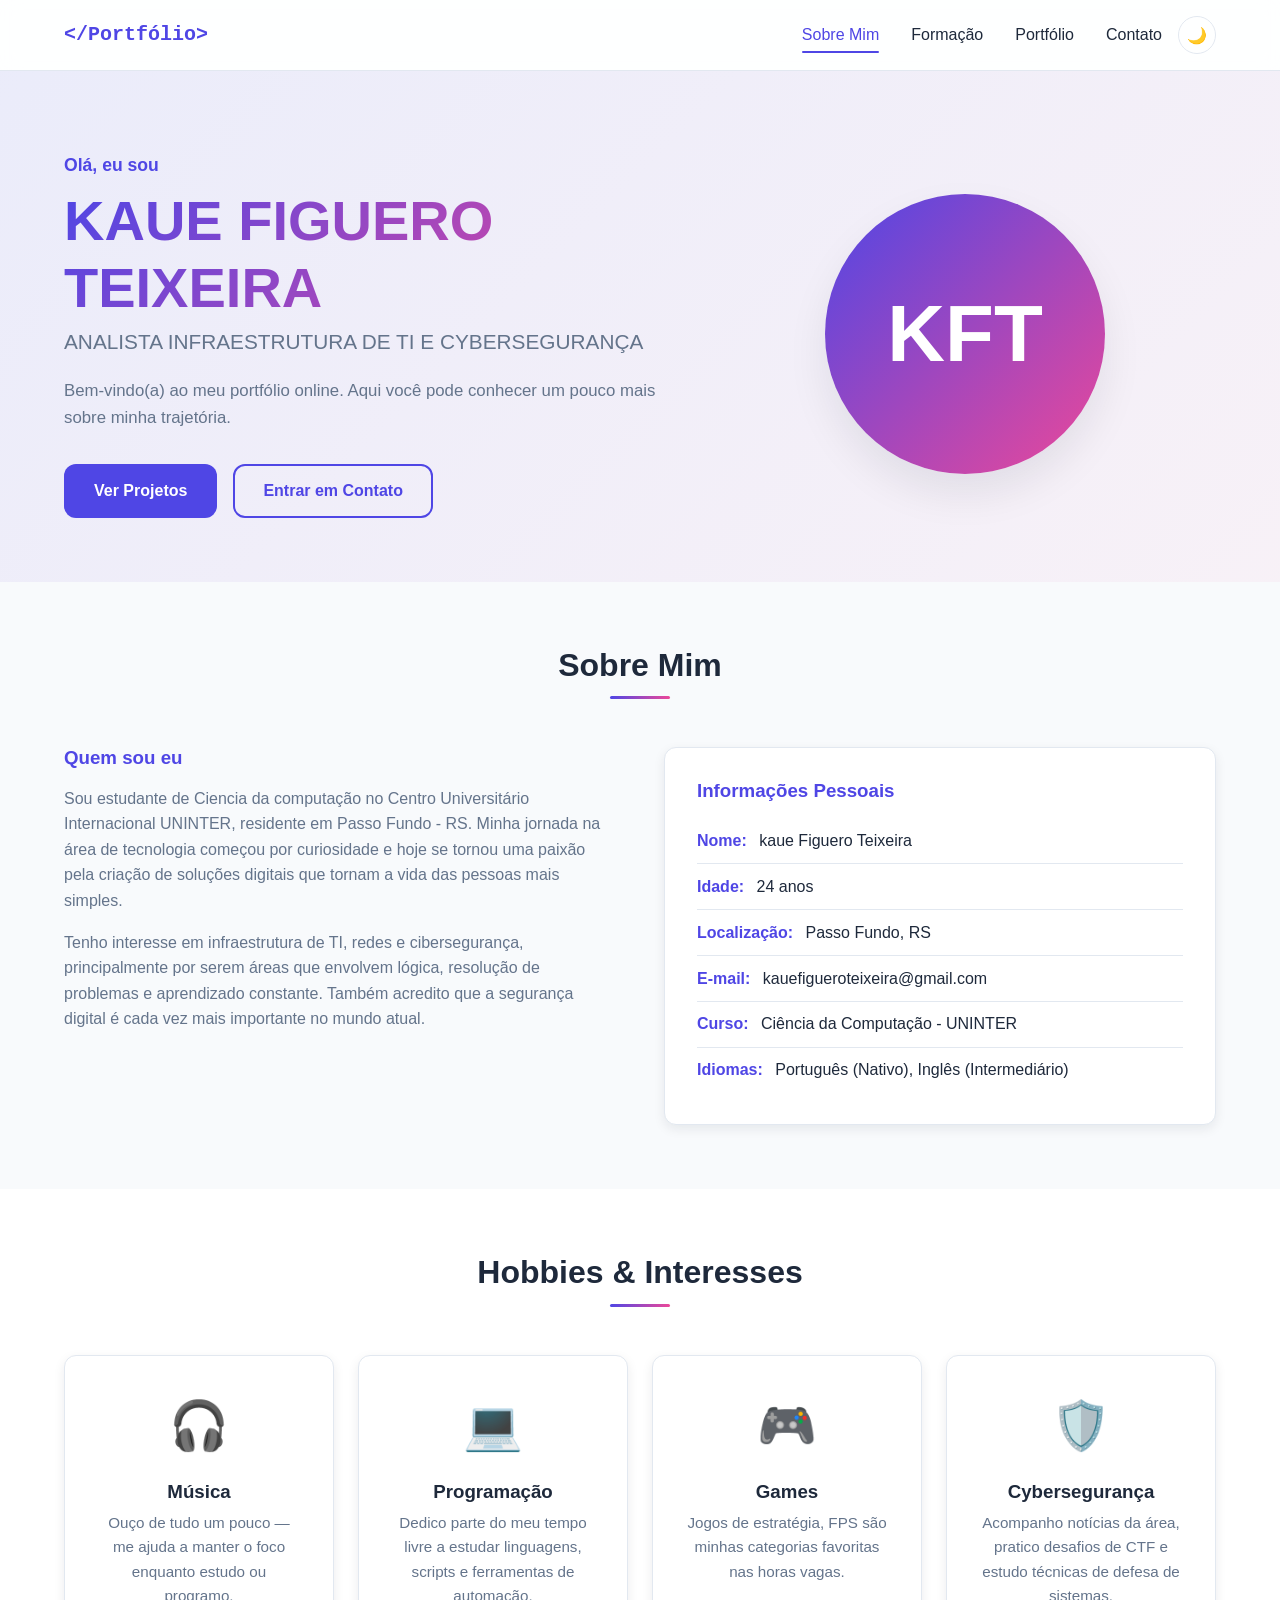
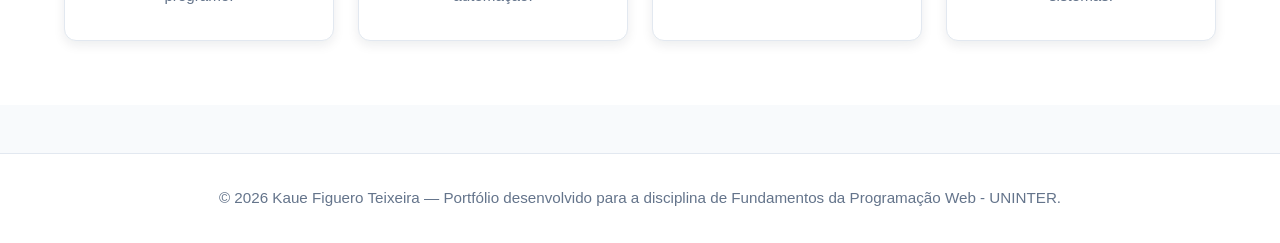
<file: index.html>
<!DOCTYPE html>
<html lang="pt-BR">

<head>
    <meta charset="UTF-8">
    <meta name="viewport" content="width=device-width, initial-scale=1.0">
    <meta name="description" content="Portfólio pessoal - apresentação, formação e projetos">
    <meta name="author" content="KAUE FIGUERO TEIXEIRA">
    <title>Sobre Mim | Portfólio</title>

    <link rel="stylesheet" href="css/estilo.css">
</head>

<body>
    <header class="cabecalho">
        <div class="container">
            <a href="index.html" class="logo">&lt;/Portfólio&gt;</a>

            <button class="menu-toggle" id="menuToggle" aria-label="Abrir menu de navegação">
                <span></span><span></span><span></span>
            </button>
            <nav class="menu" id="menuPrincipal">
                <ul>
                    <li><a href="index.html" class="ativo">Sobre Mim</a></li>
                    <li><a href="formacao.html">Formação</a></li>
                    <li><a href="portfolio.html">Portfólio</a></li>
                    <li><a href="contato.html">Contato</a></li>
                </ul>
                <button class="botao-tema" id="botaoTema" aria-label="Alternar tema claro/escuro">
                    <span class="icone-tema">🌙</span>
                </button>
            </nav>
        </div>
    </header>

    <!-- ========================== CONTEÚDO PRINCIPAL ========================== -->
    <main>
        <section class="hero">
            <div class="container hero-conteudo">
                <div class="hero-texto">
                    <p class="hero-saudacao">Olá, eu sou</p>
                    <h1 class="hero-nome">KAUE FIGUERO TEIXEIRA</h1>
                    <h2 class="hero-cargo">ANALISTA INFRAESTRUTURA DE TI E CYBERSEGURANÇA</h2>
                    <p class="hero-descricao">
                        Bem-vindo(a) ao meu portfólio online. Aqui você pode conhecer um pouco mais
                        sobre minha trajetória.
                    </p>
                    <div class="hero-botoes">
                        <a href="portfolio.html" class="botao botao-primario">Ver Projetos</a>
                        <a href="contato.html" class="botao botao-secundario">Entrar em Contato</a>
                    </div>
                </div>
                <div class="hero-imagem">
                    <div class="avatar">
                        <span>KFT</span>
                    </div>
                </div>
            </div>
        </section>
        <section class="secao" id="sobre">
            <div class="container">
                <h2 class="titulo-secao">Sobre Mim</h2>
                <div class="grid-duas-colunas">

                    <div>
                        <h3>Quem sou eu</h3>
                        <p>
                            Sou estudante de Ciencia da computação no Centro Universitário Internacional UNINTER,
                            residente em Passo Fundo - RS. Minha jornada na área de tecnologia começou por
                            curiosidade e hoje se tornou uma paixão pela criação de soluções digitais
                            que tornam a vida das pessoas mais simples.
                        </p>
                        <p>
                            Tenho interesse em infraestrutura de TI, redes e cibersegurança, principalmente por serem
                            áreas que envolvem lógica, resolução de problemas e aprendizado constante. Também acredito
                            que a segurança digital é cada vez mais importante no mundo atual.
                        </p>
                    </div>

                    <div class="cartao-info">
                        <h3>Informações Pessoais</h3>
                        <ul class="lista-info">
                            <li><strong>Nome:</strong> kaue Figuero Teixeira</li>
                            <li><strong>Idade:</strong> 24 anos</li>
                            <li><strong>Localização:</strong> Passo Fundo, RS</li>
                            <li><strong>E-mail:</strong> kauefigueroteixeira@gmail.com</li>
                            <li><strong>Curso:</strong> Ciência da Computação - UNINTER</li>
                            <li><strong>Idiomas:</strong> Português (Nativo), Inglês (Intermediário)</li>
                        </ul>
                    </div>
                </div>
            </div>
        </section>

        <section class="secao secao-alternada">
            <div class="container">
                <h2 class="titulo-secao">Hobbies & Interesses</h2>
                <div class="grid-cartoes">

                    <!-- Cada cartão representa um hobby - personalize conforme você -->
                    <article class="cartao">
                        <div class="cartao-icone">🎧</div>
                        <h3>Música</h3>
                        <p>Ouço de tudo um pouco — me ajuda a manter o foco enquanto estudo ou programo.</p>
                    </article>

                    <article class="cartao">
                        <div class="cartao-icone">💻</div>
                        <h3>Programação</h3>
                        <p>Dedico parte do meu tempo livre a estudar linguagens, scripts e ferramentas de automação.</p>
                    </article>

                    <article class="cartao">
                        <div class="cartao-icone">🎮</div>
                        <h3>Games</h3>
                        <p>Jogos de estratégia, FPS são minhas categorias favoritas nas horas vagas.</p>
                    </article>

                    <article class="cartao">
                        <div class="cartao-icone">🛡️</div>
                        <h3>Cybersegurança</h3>
                        <p>Acompanho notícias da área, pratico desafios de CTF e estudo técnicas de defesa de sistemas.
                        </p>
                    </article>
                </div>
            </div>
        </section>
    </main>
    <footer class="rodape">
        <div class="container">
            <p>&copy; <span id="anoAtual">2026</span> Kaue Figuero Teixeira — Portfólio desenvolvido para a disciplina
                de Fundamentos da Programação Web - UNINTER.</p>
        </div>
    </footer>
    <script src="js/script.js"></script>
</body>

</html>
</file>
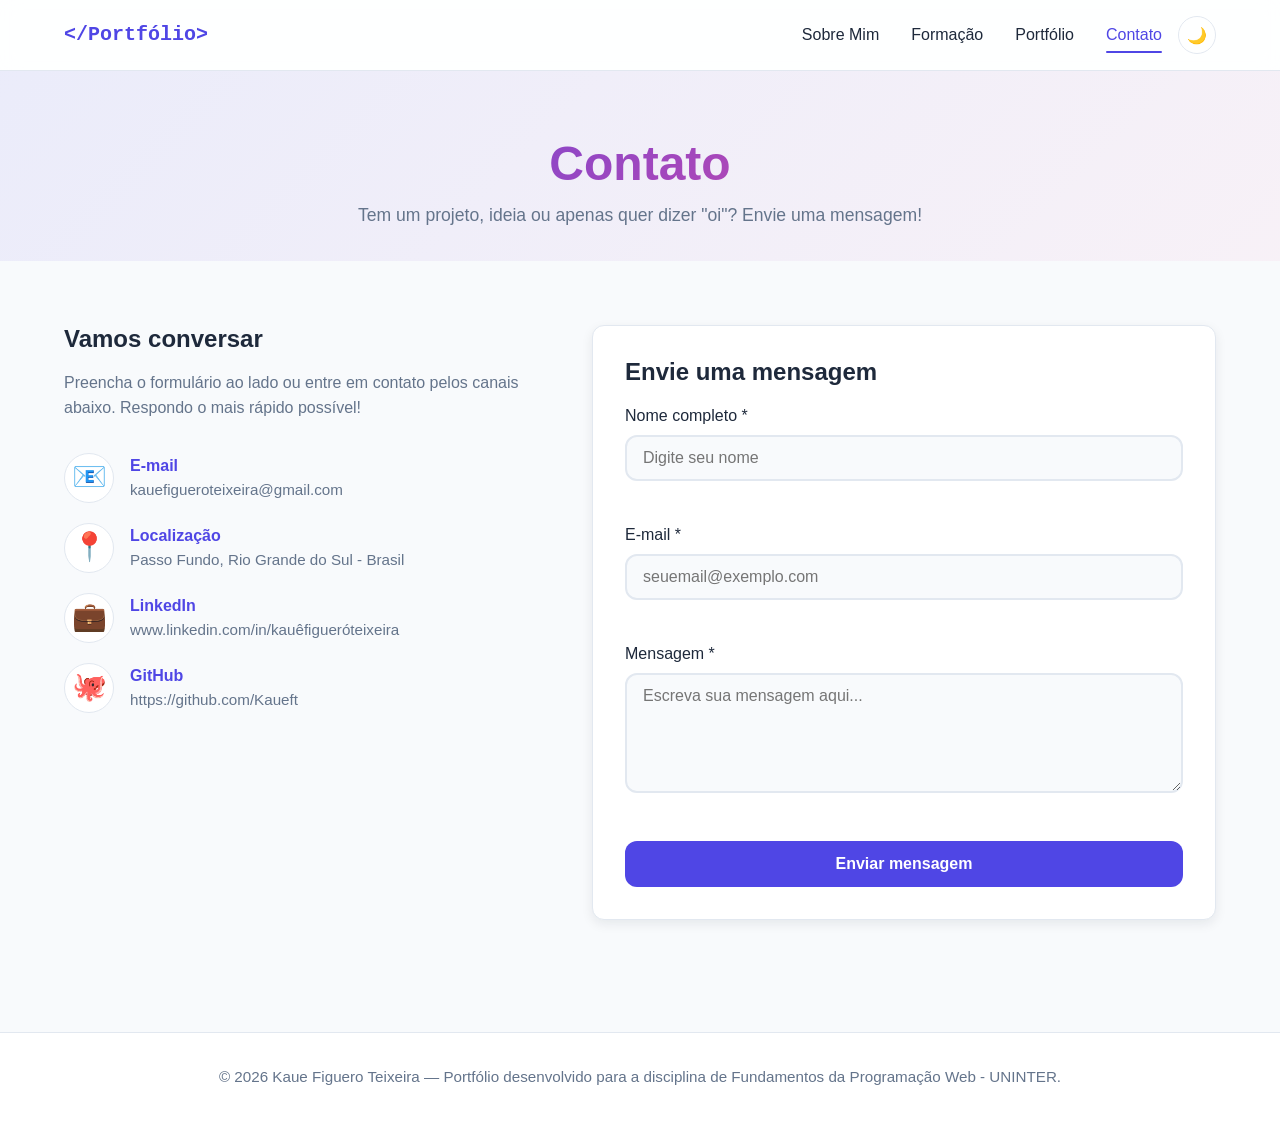
<file: contato.html>
<!DOCTYPE html>
<html lang="pt-BR">

<head>
    <meta charset="UTF-8">
    <meta name="viewport" content="width=device-width, initial-scale=1.0">
    <meta name="description" content="Entre em contato comigo">
    <title>Contato | Portfólio</title>
    <link rel="stylesheet" href="css/estilo.css">
</head>

<body>
    <header class="cabecalho">
        <div class="container">
            <a href="index.html" class="logo">&lt;/Portfólio&gt;</a>
            <button class="menu-toggle" id="menuToggle" aria-label="Abrir menu de navegação">
                <span></span><span></span><span></span>
            </button>
            <nav class="menu" id="menuPrincipal">
                <ul>
                    <li><a href="index.html">Sobre Mim</a></li>
                    <li><a href="formacao.html">Formação</a></li>
                    <li><a href="portfolio.html">Portfólio</a></li>
                    <li><a href="contato.html" class="ativo">Contato</a></li>
                </ul>
                <button class="botao-tema" id="botaoTema" aria-label="Alternar tema claro/escuro">
                    <span class="icone-tema">🌙</span>
                </button>
            </nav>
        </div>
    </header>

    <main>

        <section class="banner-pagina">
            <div class="container">
                <h1>Contato</h1>
                <p>Tem um projeto, ideia ou apenas quer dizer "oi"? Envie uma mensagem!</p>
            </div>
        </section>

        <section class="secao">
            <div class="container">
                <div class="grid-contato">
                    <div class="info-contato">
                        <h2>Vamos conversar</h2>
                        <p>
                            Preencha o formulário ao lado ou entre em contato pelos canais abaixo.
                            Respondo o mais rápido possível!
                        </p>

                        <ul class="lista-contato">
                            <li>
                                <span class="contato-icone">📧</span>
                                <div>
                                    <strong>E-mail</strong>
                                    <p>kauefigueroteixeira@gmail.com</p>
                                </div>
                            </li>
                            <li>
                                <span class="contato-icone">📍</span>
                                <div>
                                    <strong>Localização</strong>
                                    <p>Passo Fundo, Rio Grande do Sul - Brasil</p>
                                </div>
                            </li>
                            <li>
                                <span class="contato-icone">💼</span>
                                <div>
                                    <strong>LinkedIn</strong>
                                    <p>www.linkedin.com/in/kauêfigueróteixeira</p>
                                </div>
                            </li>
                            <li>
                                <span class="contato-icone">🐙</span>
                                <div>
                                    <strong>GitHub</strong>
                                    <p>https://github.com/Kaueft</p>
                                </div>
                            </li>
                        </ul>
                    </div>

                    <form class="formulario" id="formContato" novalidate>
                        <h2>Envie uma mensagem</h2>

                        <div class="campo">
                            <label for="nome">Nome completo *</label>
                            <input type="text" id="nome" name="nome" placeholder="Digite seu nome" autocomplete="name">
                            <span class="mensagem-erro" id="erroNome"></span>
                        </div>

                        <div class="campo">
                            <label for="email">E-mail *</label>
                            <input type="email" id="email" name="email" placeholder="seuemail@exemplo.com"
                                autocomplete="email">
                            <span class="mensagem-erro" id="erroEmail"></span>
                        </div>

                        <div class="campo">
                            <label for="mensagem">Mensagem *</label>
                            <textarea id="mensagem" name="mensagem" rows="5"
                                placeholder="Escreva sua mensagem aqui..."></textarea>
                            <span class="mensagem-erro" id="erroMensagem"></span>
                        </div>

                        <button type="submit" class="botao botao-primario botao-largo">Enviar mensagem</button>

                        <p class="aviso-sucesso" id="avisoSucesso" style="display: none;">
                            ✓ Mensagem enviada com sucesso! Em breve entrarei em contato.
                        </p>
                    </form>

                </div>
            </div>
        </section>

        <div class="modal" id="modal" aria-hidden="true">
            <div class="modal-conteudo">
                <div class="modal-icone">✓</div>
                <h2>Mensagem enviada!</h2>
                <p>Obrigado pelo contato. Sua mensagem foi recebida com sucesso e responderei assim que possível.</p>
                <button class="botao botao-primario" id="fecharModal">Fechar</button>
            </div>
        </div>

    </main>

    <footer class="rodape">
        <div class="container">
            <p>&copy; <span id="anoAtual">2026</span> Kaue Figuero Teixeira — Portfólio desenvolvido para a disciplina
                de
                Fundamentos da Programação Web - UNINTER.</p>
        </div>
    </footer>

    <script src="js/script.js"></script>
</body>

</html>
</file>
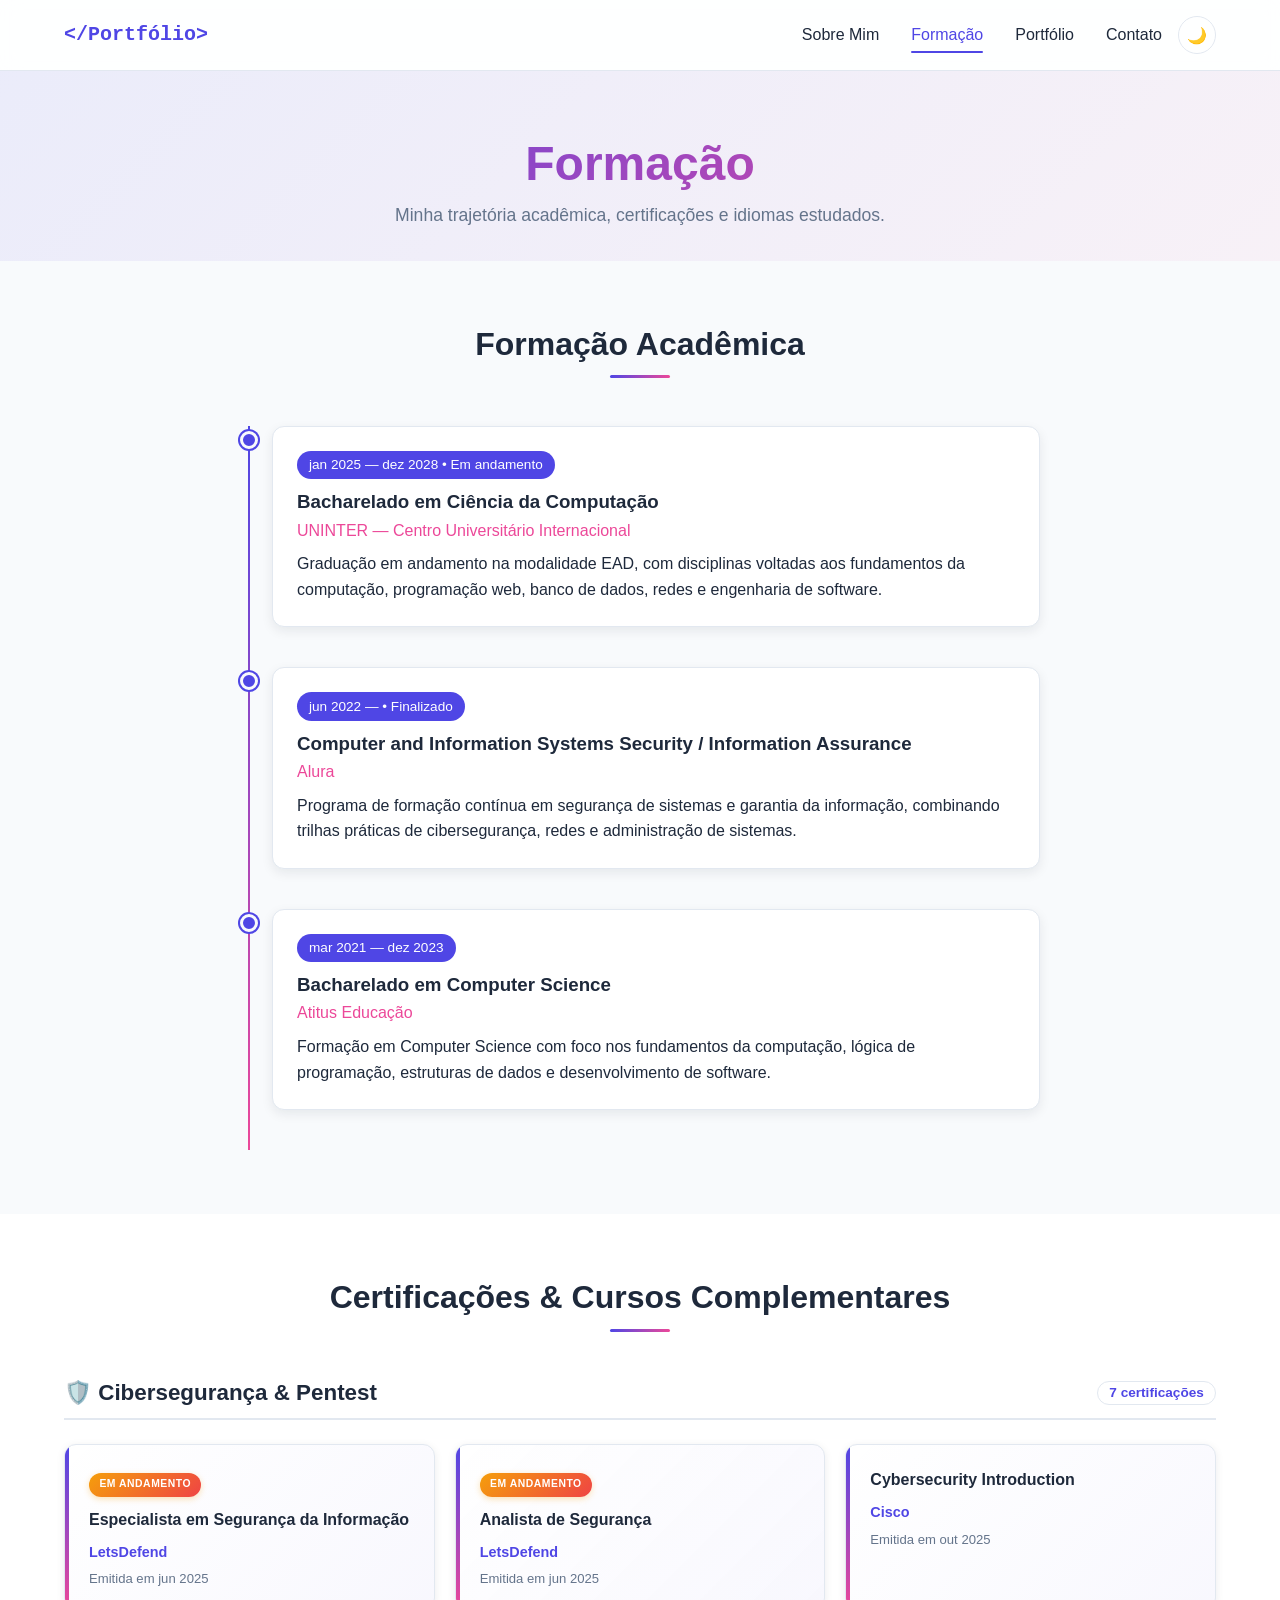
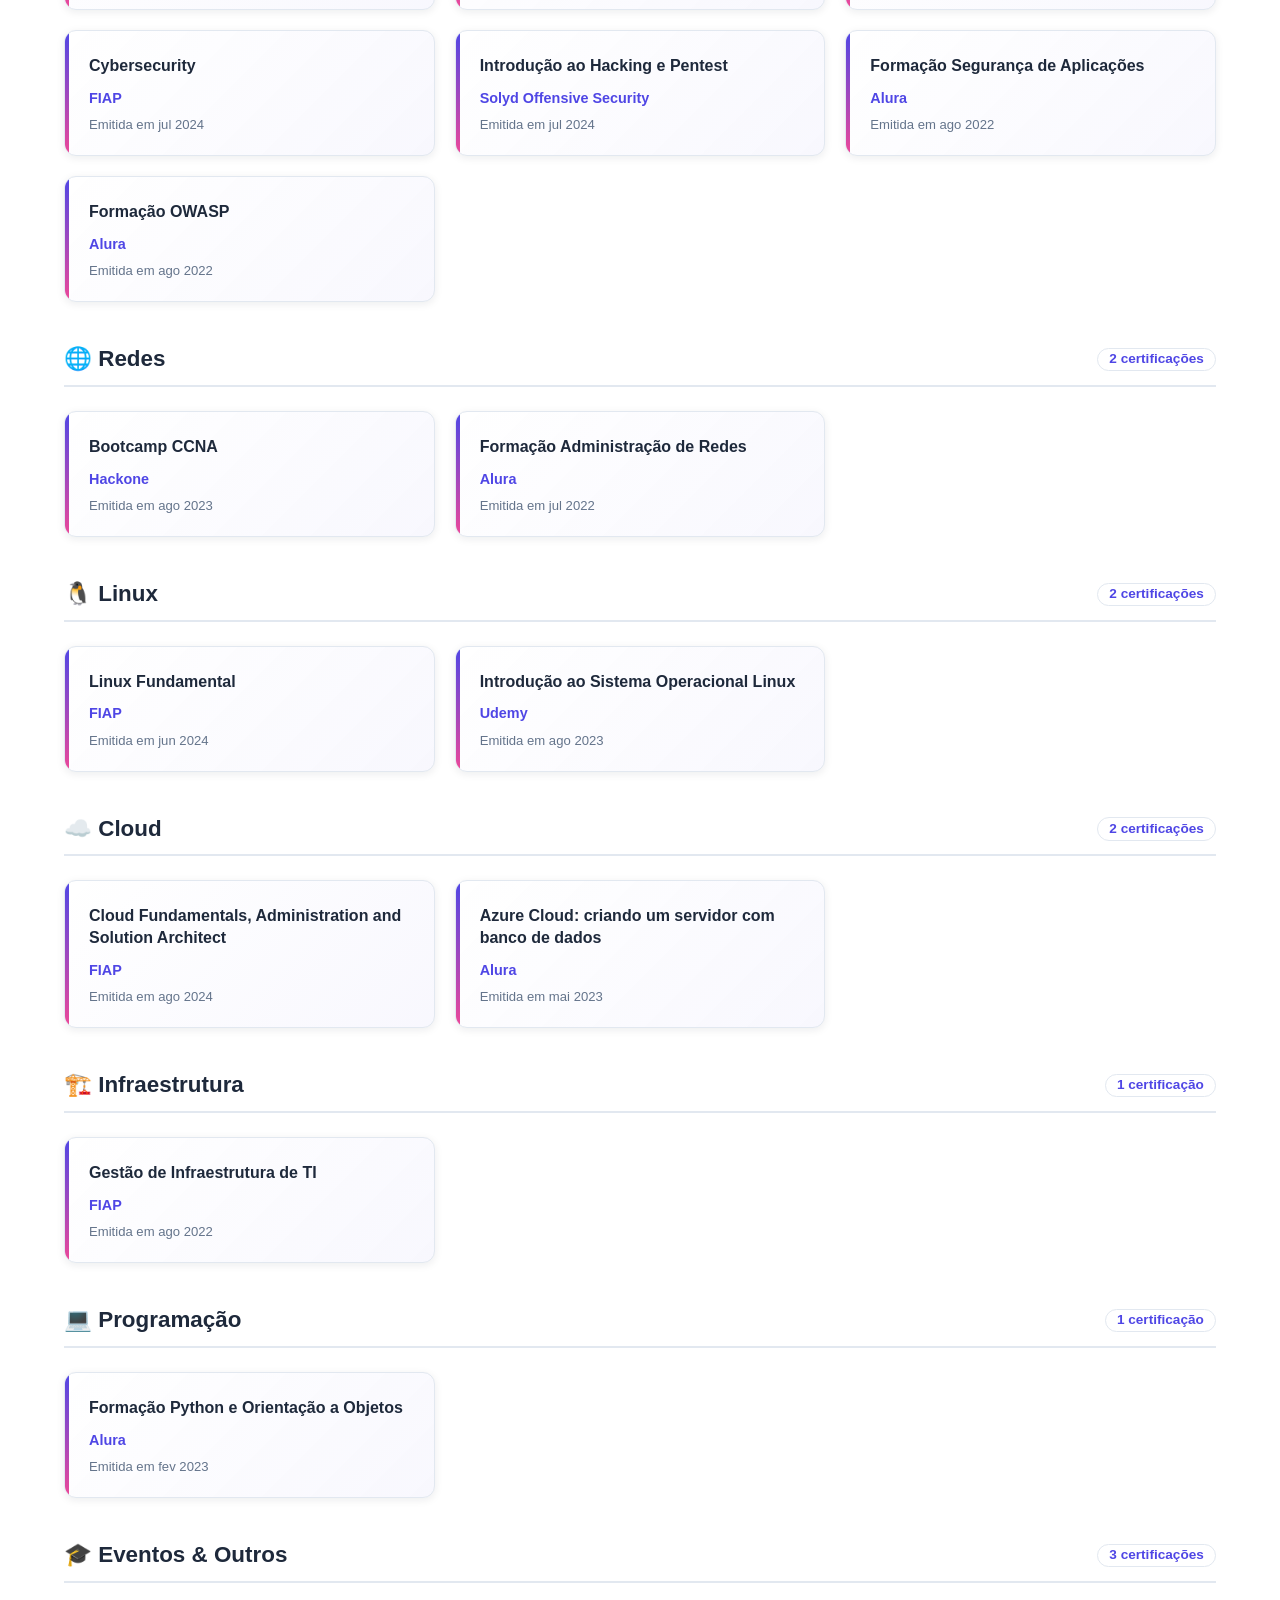
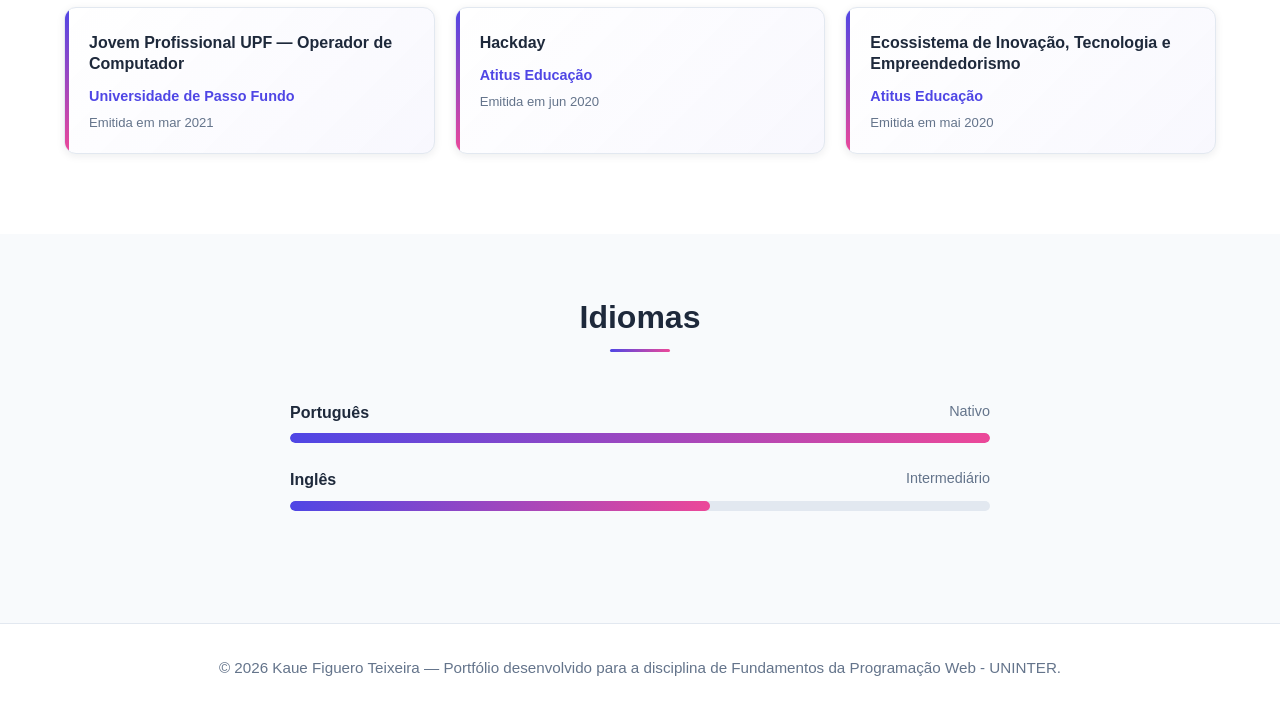
<file: formacao.html>
<!DOCTYPE html>
<html lang="pt-BR">

<head>
    <meta charset="UTF-8">
    <meta name="viewport" content="width=device-width, initial-scale=1.0">
    <meta name="description" content="Formação acadêmica, certificações e idiomas">
    <title>Formação | Portfólio</title>
    <link rel="stylesheet" href="css/estilo.css">
</head>

<body>
    <header class="cabecalho">
        <div class="container">
            <a href="index.html" class="logo">&lt;/Portfólio&gt;</a>
            <button class="menu-toggle" id="menuToggle" aria-label="Abrir menu de navegação">
                <span></span><span></span><span></span>
            </button>
            <nav class="menu" id="menuPrincipal">
                <ul>
                    <li><a href="index.html">Sobre Mim</a></li>
                    <li><a href="formacao.html" class="ativo">Formação</a></li>
                    <li><a href="portfolio.html">Portfólio</a></li>
                    <li><a href="contato.html">Contato</a></li>
                </ul>
                <button class="botao-tema" id="botaoTema" aria-label="Alternar tema claro/escuro">
                    <span class="icone-tema">🌙</span>
                </button>
            </nav>
        </div>
    </header>

    <main>
        <section class="banner-pagina">
            <div class="container">
                <h1>Formação</h1>
                <p>Minha trajetória acadêmica, certificações e idiomas estudados.</p>
            </div>
        </section>

        <!-- ===== Formação Acadêmica em linha do tempo (ordem cronológica reversa) ===== -->
        <section class="secao">
            <div class="container">
                <h2 class="titulo-secao">Formação Acadêmica</h2>

                <div class="timeline">

                    <!-- 1. UNINTER - graduação atual -->
                    <div class="timeline-item">
                        <div class="timeline-marcador"></div>
                        <div class="timeline-conteudo">
                            <span class="timeline-periodo">jan 2025 — dez 2028 • Em andamento</span>
                            <h3>Bacharelado em Ciência da Computação</h3>
                            <p class="timeline-instituicao">UNINTER — Centro Universitário Internacional</p>
                            <p>
                                Graduação em andamento na modalidade EAD, com disciplinas voltadas
                                aos fundamentos da computação, programação web, banco de dados, redes
                                e engenharia de software.
                            </p>
                        </div>
                    </div>

                    <!-- 2. Alura - formação contínua em Segurança -->
                    <div class="timeline-item">
                        <div class="timeline-marcador"></div>
                        <div class="timeline-conteudo">
                            <span class="timeline-periodo">jun 2022 — • Finalizado </span>
                            <h3>Computer and Information Systems Security / Information Assurance</h3>
                            <p class="timeline-instituicao">Alura</p>
                            <p>
                                Programa de formação contínua em segurança de sistemas e garantia
                                da informação, combinando trilhas práticas de cibersegurança, redes
                                e administração de sistemas.
                            </p>
                        </div>
                    </div>

                    <!-- 3. Atitus Educação - graduação anterior -->
                    <div class="timeline-item">
                        <div class="timeline-marcador"></div>
                        <div class="timeline-conteudo">
                            <span class="timeline-periodo">mar 2021 — dez 2023</span>
                            <h3>Bacharelado em Computer Science</h3>
                            <p class="timeline-instituicao">Atitus Educação</p>
                            <p>
                                Formação em Computer Science com foco nos fundamentos da
                                computação, lógica de programação, estruturas de dados e
                                desenvolvimento de software.
                            </p>
                        </div>
                    </div>

                </div>
            </div>
        </section>

        <!-- ===== Certificações & Cursos Complementares - agrupados por área ===== -->
        <section class="secao secao-alternada">
            <div class="container">
                <h2 class="titulo-secao">Certificações &amp; Cursos Complementares</h2>

                <!-- 🛡️ Cibersegurança -->
                <h3 class="subtitulo-categoria"><span>🛡️ Cibersegurança &amp; Pentest</span><span
                        class="contador-categoria">7 certificações</span></h3>
                <div class="grid-cert">

                    <article class="cert-cartao">
                        <span class="badge-andamento">Em andamento</span>
                        <h4>Especialista em Segurança da Informação</h4>
                        <p class="cert-emissor">LetsDefend</p>
                        <p class="cert-data">Emitida em jun 2025</p>
                    </article>

                    <article class="cert-cartao">
                        <span class="badge-andamento">Em andamento</span>
                        <h4>Analista de Segurança</h4>
                        <p class="cert-emissor">LetsDefend</p>
                        <p class="cert-data">Emitida em jun 2025</p>
                    </article>

                    <article class="cert-cartao">
                        <h4>Cybersecurity Introduction</h4>
                        <p class="cert-emissor">Cisco</p>
                        <p class="cert-data">Emitida em out 2025</p>
                    </article>

                    <article class="cert-cartao">
                        <h4>Cybersecurity</h4>
                        <p class="cert-emissor">FIAP</p>
                        <p class="cert-data">Emitida em jul 2024</p>
                    </article>

                    <article class="cert-cartao">
                        <h4>Introdução ao Hacking e Pentest</h4>
                        <p class="cert-emissor">Solyd Offensive Security</p>
                        <p class="cert-data">Emitida em jul 2024</p>
                    </article>

                    <article class="cert-cartao">
                        <h4>Formação Segurança de Aplicações</h4>
                        <p class="cert-emissor">Alura</p>
                        <p class="cert-data">Emitida em ago 2022</p>
                    </article>

                    <article class="cert-cartao">
                        <h4>Formação OWASP</h4>
                        <p class="cert-emissor">Alura</p>
                        <p class="cert-data">Emitida em ago 2022</p>
                    </article>

                </div>

                <!-- 🌐 Redes -->
                <h3 class="subtitulo-categoria"><span>🌐 Redes</span><span class="contador-categoria">2
                        certificações</span></h3>
                <div class="grid-cert">

                    <article class="cert-cartao">
                        <h4>Bootcamp CCNA</h4>
                        <p class="cert-emissor">Hackone</p>
                        <p class="cert-data">Emitida em ago 2023</p>
                    </article>

                    <article class="cert-cartao">
                        <h4>Formação Administração de Redes</h4>
                        <p class="cert-emissor">Alura</p>
                        <p class="cert-data">Emitida em jul 2022</p>
                    </article>

                </div>

                <!-- 🐧 Linux -->
                <h3 class="subtitulo-categoria"><span>🐧 Linux</span><span class="contador-categoria">2
                        certificações</span></h3>
                <div class="grid-cert">

                    <article class="cert-cartao">
                        <h4>Linux Fundamental</h4>
                        <p class="cert-emissor">FIAP</p>
                        <p class="cert-data">Emitida em jun 2024</p>
                    </article>

                    <article class="cert-cartao">
                        <h4>Introdução ao Sistema Operacional Linux</h4>
                        <p class="cert-emissor">Udemy</p>
                        <p class="cert-data">Emitida em ago 2023</p>
                    </article>

                </div>

                <!-- ☁️ Cloud -->
                <h3 class="subtitulo-categoria"><span>☁️ Cloud</span><span class="contador-categoria">2
                        certificações</span></h3>
                <div class="grid-cert">

                    <article class="cert-cartao">
                        <h4>Cloud Fundamentals, Administration and Solution Architect</h4>
                        <p class="cert-emissor">FIAP</p>
                        <p class="cert-data">Emitida em ago 2024</p>
                    </article>

                    <article class="cert-cartao">
                        <h4>Azure Cloud: criando um servidor com banco de dados</h4>
                        <p class="cert-emissor">Alura</p>
                        <p class="cert-data">Emitida em mai 2023</p>
                    </article>

                </div>

                <!-- 🏗️ Infraestrutura -->
                <h3 class="subtitulo-categoria"><span>🏗️ Infraestrutura</span><span class="contador-categoria">1
                        certificação</span></h3>
                <div class="grid-cert">

                    <article class="cert-cartao">
                        <h4>Gestão de Infraestrutura de TI</h4>
                        <p class="cert-emissor">FIAP</p>
                        <p class="cert-data">Emitida em ago 2022</p>
                    </article>

                </div>

                <!-- 💻 Programação -->
                <h3 class="subtitulo-categoria"><span>💻 Programação</span><span class="contador-categoria">1
                        certificação</span></h3>
                <div class="grid-cert">

                    <article class="cert-cartao">
                        <h4>Formação Python e Orientação a Objetos</h4>
                        <p class="cert-emissor">Alura</p>
                        <p class="cert-data">Emitida em fev 2023</p>
                    </article>

                </div>

                <!-- 🎓 Eventos & Outros -->
                <h3 class="subtitulo-categoria"><span>🎓 Eventos &amp; Outros</span><span class="contador-categoria">3
                        certificações</span></h3>
                <div class="grid-cert">

                    <article class="cert-cartao">
                        <h4>Jovem Profissional UPF — Operador de Computador</h4>
                        <p class="cert-emissor">Universidade de Passo Fundo</p>
                        <p class="cert-data">Emitida em mar 2021</p>
                    </article>

                    <article class="cert-cartao">
                        <h4>Hackday</h4>
                        <p class="cert-emissor">Atitus Educação</p>
                        <p class="cert-data">Emitida em jun 2020</p>
                    </article>

                    <article class="cert-cartao">
                        <h4>Ecossistema de Inovação, Tecnologia e Empreendedorismo</h4>
                        <p class="cert-emissor">Atitus Educação</p>
                        <p class="cert-data">Emitida em mai 2020</p>
                    </article>

                </div>

            </div>
        </section>

        <section class="secao">
            <div class="container">
                <h2 class="titulo-secao">Idiomas</h2>
                <div class="lista-idiomas">

                    <div class="idioma">
                        <div class="idioma-cabecalho">
                            <span class="idioma-nome">Português</span>
                            <span class="idioma-nivel">Nativo</span>
                        </div>
                        <div class="barra-progresso">
                            <div class="barra-preenchimento" style="width: 100%;"></div>
                        </div>
                    </div>

                    <div class="idioma">
                        <div class="idioma-cabecalho">
                            <span class="idioma-nome">Inglês</span>
                            <span class="idioma-nivel">Intermediário</span>
                        </div>
                        <div class="barra-progresso">
                            <div class="barra-preenchimento" style="width: 60%;"></div>
                        </div>
                    </div>

                </div>
            </div>
        </section>

    </main>

    <footer class="rodape">
        <div class="container">
            <p>&copy; <span id="anoAtual">2026</span> Kaue Figuero Teixeira — Portfólio desenvolvido para a disciplina
                de
                Fundamentos da Programação Web - UNINTER.</p>
        </div>
    </footer>

    <script src="js/script.js"></script>
</body>

</html>
</file>
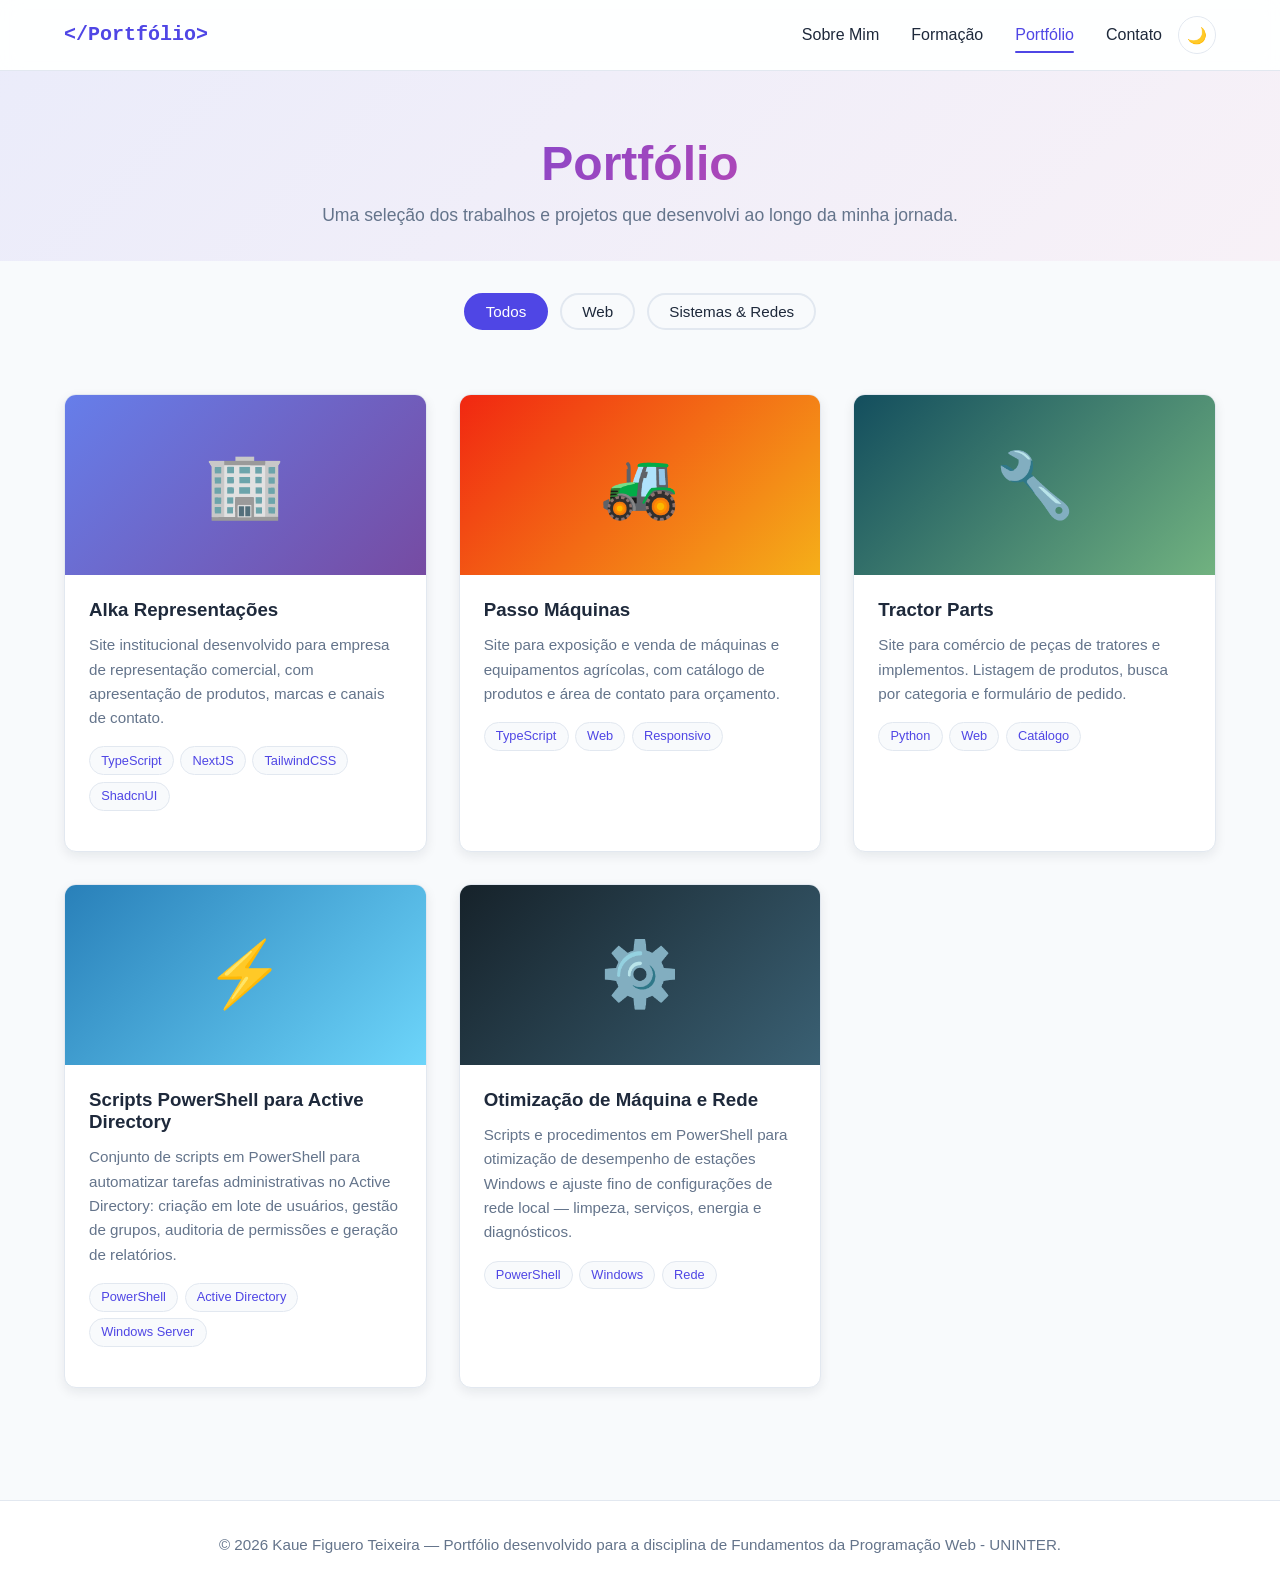
<file: portfolio.html>
<!DOCTYPE html>
<html lang="pt-BR">

<head>
    <meta charset="UTF-8">
    <meta name="viewport" content="width=device-width, initial-scale=1.0">
    <meta name="description" content="Projetos e trabalhos desenvolvidos">
    <title>Portfólio | Projetos</title>
    <link rel="stylesheet" href="css/estilo.css">
</head>

<body>
    <header class="cabecalho">
        <div class="container">
            <a href="index.html" class="logo">&lt;/Portfólio&gt;</a>
            <button class="menu-toggle" id="menuToggle" aria-label="Abrir menu de navegação">
                <span></span><span></span><span></span>
            </button>
            <nav class="menu" id="menuPrincipal">
                <ul>
                    <li><a href="index.html">Sobre Mim</a></li>
                    <li><a href="formacao.html">Formação</a></li>
                    <li><a href="portfolio.html" class="ativo">Portfólio</a></li>
                    <li><a href="contato.html">Contato</a></li>
                </ul>
                <button class="botao-tema" id="botaoTema" aria-label="Alternar tema claro/escuro">
                    <span class="icone-tema">🌙</span>
                </button>
            </nav>
        </div>
    </header>

    <main>
        <section class="banner-pagina">
            <div class="container">
                <h1>Portfólio</h1>
                <p>Uma seleção dos trabalhos e projetos que desenvolvi ao longo da minha jornada.</p>
            </div>
        </section>

        <section class="secao secao-filtros">
            <div class="container">
                <div class="filtros" id="filtros">
                    <button class="botao-filtro ativo" data-filtro="todos">Todos</button>
                    <button class="botao-filtro" data-filtro="web">Web</button>
                    <button class="botao-filtro" data-filtro="sistemas">Sistemas &amp; Redes</button>
                </div>
            </div>
        </section>

        <!-- Grade de projetos. O atributo data-categoria é lido pelo JS para filtrar -->
        <section class="secao">
            <div class="container">
                <div class="grid-projetos" id="gridProjetos">

                    <article class="projeto" data-categoria="web">
                        <div class="projeto-imagem" style="background: linear-gradient(135deg, #667eea, #764ba2);">
                            <span class="projeto-emoji">🏢</span>
                        </div>
                        <div class="projeto-conteudo">
                            <h3>Alka Representações</h3>
                            <p>Site institucional desenvolvido para empresa de representação comercial, com apresentação
                                de produtos, marcas e canais de contato.</p>
                            <div class="projeto-tags">
                                <span class="tag">TypeScript</span>
                                <span class="tag">NextJS</span>
                                <span class="tag">TailwindCSS</span>
                                <span class="tag">ShadcnUI</span>
                            </div>
                        </div>
                    </article>

                    <article class="projeto" data-categoria="web">
                        <div class="projeto-imagem" style="background: linear-gradient(135deg, #f12711, #f5af19);">
                            <span class="projeto-emoji">🚜</span>
                        </div>
                        <div class="projeto-conteudo">
                            <h3>Passo Máquinas</h3>
                            <p>Site para exposição e venda de máquinas e equipamentos agrícolas, com catálogo de
                                produtos e área de contato para orçamento.</p>
                            <div class="projeto-tags">
                                <span class="tag">TypeScript</span>
                                <span class="tag">Web</span>
                                <span class="tag">Responsivo</span>
                            </div>
                        </div>
                    </article>

                    <article class="projeto" data-categoria="web">
                        <div class="projeto-imagem" style="background: linear-gradient(135deg, #134e5e, #71b280);">
                            <span class="projeto-emoji">🔧</span>
                        </div>
                        <div class="projeto-conteudo">
                            <h3>Tractor Parts</h3>
                            <p>Site para comércio de peças de tratores e implementos. Listagem de produtos, busca por
                                categoria e formulário de pedido.</p>
                            <div class="projeto-tags">
                                <span class="tag">Python</span>
                                <span class="tag">Web</span>
                                <span class="tag">Catálogo</span>
                            </div>
                        </div>
                    </article>

                    <article class="projeto" data-categoria="sistemas">
                        <div class="projeto-imagem" style="background: linear-gradient(135deg, #2980b9, #6dd5fa);">
                            <span class="projeto-emoji">⚡</span>
                        </div>
                        <div class="projeto-conteudo">
                            <h3>Scripts PowerShell para Active Directory</h3>
                            <p>Conjunto de scripts em PowerShell para automatizar tarefas administrativas no Active
                                Directory: criação em lote de usuários, gestão de grupos, auditoria de permissões e
                                geração de relatórios.</p>
                            <div class="projeto-tags">
                                <span class="tag">PowerShell</span>
                                <span class="tag">Active Directory</span>
                                <span class="tag">Windows Server</span>
                            </div>
                        </div>
                    </article>

                    <article class="projeto" data-categoria="sistemas">
                        <div class="projeto-imagem" style="background: linear-gradient(135deg, #16222a, #3a6073);">
                            <span class="projeto-emoji">⚙️</span>
                        </div>
                        <div class="projeto-conteudo">
                            <h3>Otimização de Máquina e Rede</h3>
                            <p>Scripts e procedimentos em PowerShell para otimização de desempenho de estações Windows e
                                ajuste fino de configurações de rede local — limpeza, serviços, energia e diagnósticos.
                            </p>
                            <div class="projeto-tags">
                                <span class="tag">PowerShell</span>
                                <span class="tag">Windows</span>
                                <span class="tag">Rede</span>
                            </div>
                        </div>
                    </article>

                </div>

                <!-- Mensagem exibida via JS quando o filtro não encontra projetos -->
                <p class="mensagem-vazia" id="mensagemVazia" style="display: none;">
                    Nenhum projeto encontrado nesta categoria.
                </p>
            </div>
        </section>

    </main>

    <footer class="rodape">
        <div class="container">
            <p>&copy; <span id="anoAtual">2026</span> Kaue Figuero Teixeira — Portfólio desenvolvido para a disciplina
                de Fundamentos da Programação Web - UNINTER.</p>
        </div>
    </footer>

    <script src="js/script.js"></script>
</body>

</html>
</file>
<file: css/estilo.css>
/* =============================================================
   PORTFÓLIO PESSOAL - FOLHA DE ESTILOS PRINCIPAL
   Disciplina: Fundamentos da Programação Web - UNINTER
   Tecnologia: CSS3 puro (sem frameworks como Bootstrap/Tailwind)
   ============================================================= */


/* ========== 1. VARIÁVEIS CSS (CUSTOM PROPERTIES) ==========
   Centralizam as cores e medidas usadas em todo o site.
   Facilita a manutenção e permite trocar o tema (claro/escuro).
================================================================ */
:root {
    /* Cores do tema CLARO (padrão) */
    --cor-fundo: #f8fafc;
    --cor-fundo-alt: #ffffff;
    --cor-texto: #1e293b;
    --cor-texto-claro: #64748b;
    --cor-primaria: #4f46e5;
    --cor-primaria-escura: #4338ca;
    --cor-secundaria: #ec4899;
    --cor-borda: #e2e8f0;
    --cor-cabecalho: rgba(255, 255, 255, 0.85);
    --cor-cartao: #ffffff;
    --cor-sombra: rgba(15, 23, 42, 0.08);
    --cor-sucesso: #10b981;
    --cor-erro: #ef4444;

    /* Medidas reutilizáveis */
    --raio-borda: 12px;
    --largura-max: 1200px;
    --transicao: 0.25s ease;
}

/* Quando o atributo data-tema="escuro" estiver no <html>, sobrescreve as cores */
[data-tema="escuro"] {
    --cor-fundo: #0f172a;
    --cor-fundo-alt: #1e293b;
    --cor-texto: #f1f5f9;
    --cor-texto-claro: #94a3b8;
    --cor-primaria: #818cf8;
    --cor-primaria-escura: #6366f1;
    --cor-secundaria: #f472b6;
    --cor-borda: #334155;
    --cor-cabecalho: rgba(15, 23, 42, 0.85);
    --cor-cartao: #1e293b;
    --cor-sombra: rgba(0, 0, 0, 0.3);
}


/* ========== 2. RESET E ESTILOS GLOBAIS ==========
   "Zera" margens/paddings padrão e define box-sizing universal.
================================================================ */
* {
    margin: 0;
    padding: 0;
    box-sizing: border-box;
}

html {
    scroll-behavior: smooth;
    /* rolagem suave ao clicar em âncoras */
}

body {
    font-family: -apple-system, BlinkMacSystemFont, "Segoe UI", Roboto,
        "Helvetica Neue", Arial, sans-serif;
    line-height: 1.6;
    color: var(--cor-texto);
    background-color: var(--cor-fundo);
    transition: background-color var(--transicao), color var(--transicao);
    overflow-x: hidden;
}

/* Container reutilizável: centraliza e limita a largura do conteúdo */
.container {
    width: 100%;
    max-width: var(--largura-max);
    margin: 0 auto;
    padding: 0 1.5rem;
}

/* Links sem sublinhado padrão; herdam a cor do texto */
a {
    color: inherit;
    text-decoration: none;
}

/* Imagens responsivas por padrão */
img {
    max-width: 100%;
    height: auto;
    display: block;
}

h1,
h2,
h3 {
    line-height: 1.2;
    font-weight: 700;
}


/* ========== 3. CABEÇALHO (HEADER + MENU) ==========
   Menu fixo no topo, com efeito "blur" no fundo (glassmorphism).
================================================================ */
.cabecalho {
    position: sticky;
    top: 0;
    z-index: 100;
    background-color: var(--cor-cabecalho);
    backdrop-filter: blur(10px);
    -webkit-backdrop-filter: blur(10px);
    /* compatibilidade Safari */
    border-bottom: 1px solid var(--cor-borda);
    transition: background-color var(--transicao);
}

.cabecalho .container {
    display: flex;
    justify-content: space-between;
    align-items: center;
    padding-top: 1rem;
    padding-bottom: 1rem;
}

.logo {
    font-family: 'Courier New', monospace;
    font-size: 1.25rem;
    font-weight: bold;
    color: var(--cor-primaria);
}

/* Container do menu (nav) - precisa ser flex para o botão de tema
   ficar alinhado horizontalmente com os links do menu */
.menu {
    display: flex;
    align-items: center;
}

/* Lista de links do menu */
.menu ul {
    list-style: none;
    display: flex;
    gap: 2rem;
    align-items: center;
}

.menu a {
    color: var(--cor-texto);
    font-weight: 500;
    padding: 0.5rem 0;
    position: relative;
    transition: color var(--transicao);
}

.menu a:hover {
    color: var(--cor-primaria);
}

/* Link "ativo" recebe uma linha embaixo (indicador da página atual) */
.menu a.ativo {
    color: var(--cor-primaria);
}

.menu a.ativo::after {
    content: '';
    position: absolute;
    left: 0;
    bottom: -2px;
    width: 100%;
    height: 2px;
    background-color: var(--cor-primaria);
    border-radius: 2px;
}

/* Botão hamburguer (visível apenas no mobile) */
.menu-toggle {
    display: none;
    flex-direction: column;
    justify-content: space-between;
    width: 28px;
    height: 22px;
    background: transparent;
    border: none;
    cursor: pointer;
    padding: 0;
}

.menu-toggle span {
    display: block;
    height: 3px;
    width: 100%;
    background-color: var(--cor-texto);
    border-radius: 2px;
    transition: var(--transicao);
}

/* Botão de tema claro/escuro */
.botao-tema {
    background: transparent;
    border: 1px solid var(--cor-borda);
    border-radius: 50%;
    width: 38px;
    height: 38px;
    cursor: pointer;
    display: flex;
    align-items: center;
    justify-content: center;
    font-size: 1rem;
    transition: var(--transicao);
    margin-left: 1rem;
}

.botao-tema:hover {
    background-color: var(--cor-fundo-alt);
    transform: rotate(15deg);
}


/* ========== 4. SEÇÃO "HERO" (Apresentação inicial) ========== */
.hero {
    padding: 5rem 0 4rem;
    background: linear-gradient(135deg,
            rgba(79, 70, 229, 0.08) 0%,
            rgba(236, 72, 153, 0.05) 100%);
}

.hero-conteudo {
    display: grid;
    grid-template-columns: 1.2fr 1fr;
    gap: 3rem;
    align-items: center;
}

.hero-saudacao {
    color: var(--cor-primaria);
    font-weight: 600;
    margin-bottom: 0.5rem;
    font-size: 1.1rem;
}

.hero-nome {
    font-size: clamp(2rem, 5vw, 3.5rem);
    margin-bottom: 0.5rem;
    background: linear-gradient(135deg, var(--cor-primaria), var(--cor-secundaria));
    -webkit-background-clip: text;
    background-clip: text;
    -webkit-text-fill-color: transparent;
}

.hero-cargo {
    font-size: 1.3rem;
    color: var(--cor-texto-claro);
    font-weight: 500;
    margin-bottom: 1.5rem;
}

.hero-descricao {
    color: var(--cor-texto-claro);
    margin-bottom: 2rem;
    font-size: 1.05rem;
}

.hero-botoes {
    display: flex;
    gap: 1rem;
    flex-wrap: wrap;
}

/* Avatar circular com gradiente e as iniciais do nome */
.hero-imagem {
    display: flex;
    justify-content: center;
}

.avatar {
    width: 280px;
    height: 280px;
    border-radius: 50%;
    background: linear-gradient(135deg, var(--cor-primaria), var(--cor-secundaria));
    display: flex;
    align-items: center;
    justify-content: center;
    color: white;
    font-size: 5rem;
    font-weight: bold;
    box-shadow: 0 20px 40px var(--cor-sombra);
    /* Animação suave de "flutuar" */
    animation: flutuar 4s ease-in-out infinite;
}

@keyframes flutuar {

    0%,
    100% {
        transform: translateY(0);
    }

    50% {
        transform: translateY(-15px);
    }
}


/* ========== 5. BOTÕES ========== */
.botao {
    display: inline-block;
    padding: 0.75rem 1.75rem;
    border-radius: var(--raio-borda);
    font-weight: 600;
    cursor: pointer;
    border: 2px solid transparent;
    transition: var(--transicao);
    font-size: 1rem;
    font-family: inherit;
}

.botao-primario {
    background-color: var(--cor-primaria);
    color: white;
}

.botao-primario:hover {
    background-color: var(--cor-primaria-escura);
    transform: translateY(-2px);
    box-shadow: 0 8px 20px var(--cor-sombra);
}

.botao-secundario {
    background-color: transparent;
    color: var(--cor-primaria);
    border-color: var(--cor-primaria);
}

.botao-secundario:hover {
    background-color: var(--cor-primaria);
    color: white;
}

.botao-largo {
    width: 100%;
}


/* ========== 6. SEÇÕES GENÉRICAS ========== */
.secao {
    padding: 4rem 0;
}

.secao-alternada {
    background-color: var(--cor-fundo-alt);
}

.titulo-secao {
    font-size: 2rem;
    text-align: center;
    margin-bottom: 3rem;
    position: relative;
}

/* Linha decorativa abaixo do título da seção */
.titulo-secao::after {
    content: '';
    display: block;
    width: 60px;
    height: 3px;
    background: linear-gradient(90deg, var(--cor-primaria), var(--cor-secundaria));
    margin: 0.75rem auto 0;
    border-radius: 2px;
}

.banner-pagina {
    text-align: center;
    padding: 4rem 0 2rem;
    background: linear-gradient(135deg,
            rgba(79, 70, 229, 0.08) 0%,
            rgba(236, 72, 153, 0.05) 100%);
}

.banner-pagina h1 {
    font-size: clamp(2rem, 5vw, 3rem);
    margin-bottom: 0.5rem;
    background: linear-gradient(135deg, var(--cor-primaria), var(--cor-secundaria));
    -webkit-background-clip: text;
    background-clip: text;
    -webkit-text-fill-color: transparent;
}

.banner-pagina p {
    color: var(--cor-texto-claro);
    font-size: 1.1rem;
}


/* ========== 7. GRIDS DIVERSOS ========== */
.grid-duas-colunas {
    display: grid;
    grid-template-columns: 1fr 1fr;
    gap: 3rem;
    align-items: start;
}

.grid-duas-colunas h3 {
    margin-bottom: 1rem;
    color: var(--cor-primaria);
}

.grid-duas-colunas p {
    margin-bottom: 1rem;
    color: var(--cor-texto-claro);
}

/* Cartão de informações pessoais na página "Sobre mim" */
.cartao-info {
    background-color: var(--cor-cartao);
    border: 1px solid var(--cor-borda);
    border-radius: var(--raio-borda);
    padding: 2rem;
    box-shadow: 0 4px 12px var(--cor-sombra);
}

.lista-info {
    list-style: none;
}

.lista-info li {
    padding: 0.6rem 0;
    border-bottom: 1px solid var(--cor-borda);
}

.lista-info li:last-child {
    border-bottom: none;
}

.lista-info strong {
    color: var(--cor-primaria);
    margin-right: 0.5rem;
}

/* Grade de cartões reutilizáveis (hobbies, cursos, etc.) */
.grid-cartoes {
    display: grid;
    grid-template-columns: repeat(auto-fit, minmax(240px, 1fr));
    gap: 1.5rem;
}

.cartao {
    background-color: var(--cor-cartao);
    border: 1px solid var(--cor-borda);
    border-radius: var(--raio-borda);
    padding: 2rem;
    text-align: center;
    transition: var(--transicao);
    box-shadow: 0 4px 12px var(--cor-sombra);
}

.cartao:hover {
    transform: translateY(-5px);
    box-shadow: 0 12px 24px var(--cor-sombra);
    border-color: var(--cor-primaria);
}

.cartao-icone {
    font-size: 3rem;
    margin-bottom: 1rem;
}

.cartao h3 {
    margin-bottom: 0.5rem;
}

.cartao p {
    color: var(--cor-texto-claro);
    font-size: 0.95rem;
}

.cartao-meta {
    font-size: 0.85rem !important;
    color: var(--cor-primaria) !important;
    margin-bottom: 0.5rem !important;
    font-weight: 500;
}


/* ========== 8. TIMELINE (Página Formação) ==========
   Linha vertical com pontos marcando os períodos.
================================================================ */
.timeline {
    position: relative;
    max-width: 800px;
    margin: 0 auto;
    padding-left: 2rem;
}

/* Linha vertical da timeline */
.timeline::before {
    content: '';
    position: absolute;
    left: 0.5rem;
    top: 0;
    bottom: 0;
    width: 2px;
    background: linear-gradient(180deg, var(--cor-primaria), var(--cor-secundaria));
}

.timeline-item {
    position: relative;
    padding-bottom: 2.5rem;
}

.timeline-marcador {
    position: absolute;
    left: -2rem;
    top: 0.3rem;
    width: 18px;
    height: 18px;
    border-radius: 50%;
    background-color: var(--cor-primaria);
    border: 3px solid var(--cor-fundo);
    box-shadow: 0 0 0 2px var(--cor-primaria);
}

.timeline-conteudo {
    background-color: var(--cor-cartao);
    padding: 1.5rem;
    border-radius: var(--raio-borda);
    border: 1px solid var(--cor-borda);
    box-shadow: 0 4px 12px var(--cor-sombra);
}

.timeline-periodo {
    display: inline-block;
    background-color: var(--cor-primaria);
    color: white;
    padding: 0.2rem 0.75rem;
    border-radius: 20px;
    font-size: 0.85rem;
    font-weight: 500;
    margin-bottom: 0.75rem;
}

.timeline-conteudo h3 {
    margin-bottom: 0.25rem;
}

.timeline-instituicao {
    color: var(--cor-secundaria);
    font-weight: 500;
    margin-bottom: 0.5rem;
}


/* ========== 8.5. CARTÕES DE CERTIFICAÇÃO (compactos) ==========
   Versão mais densa para listar certificações na página Formação.
================================================================ */
.subtitulo-categoria {
    font-size: 1.4rem;
    margin: 2.75rem 0 1.5rem;
    padding-bottom: 0.75rem;
    border-bottom: 2px solid var(--cor-borda);
    display: flex;
    align-items: center;
    gap: 0.75rem;
}

.subtitulo-categoria:first-of-type {
    margin-top: 1rem;
}

/* Pílula pequena que mostra o nº de certificações da categoria */
.contador-categoria {
    background-color: var(--cor-fundo-alt);
    color: var(--cor-primaria);
    font-size: 0.85rem;
    font-weight: 600;
    padding: 0.15rem 0.7rem;
    border-radius: 20px;
    border: 1px solid var(--cor-borda);
    margin-left: auto;
}

.grid-cert {
    display: grid;
    grid-template-columns: repeat(auto-fill, minmax(290px, 1fr));
    gap: 1.25rem;
    margin-bottom: 1rem;
}

/* Cartão de certificação - design com gradiente sutil e barra lateral */
.cert-cartao {
    position: relative;
    background-color: var(--cor-cartao);
    background-image: linear-gradient(135deg, transparent 0%, rgba(79, 70, 229, 0.04) 100%);
    border: 1px solid var(--cor-borda);
    border-radius: var(--raio-borda);
    padding: 1.5rem 1.25rem 1.25rem;
    padding-left: 1.5rem;
    transition: var(--transicao);
    box-shadow: 0 2px 8px var(--cor-sombra);
    overflow: hidden;
}

/* Barra lateral colorida com gradiente, criada via pseudo-elemento */
.cert-cartao::before {
    content: '';
    position: absolute;
    top: 0;
    left: 0;
    width: 4px;
    height: 100%;
    background: linear-gradient(180deg, var(--cor-primaria), var(--cor-secundaria));
}

.cert-cartao:hover {
    transform: translateY(-4px);
    box-shadow: 0 12px 24px var(--cor-sombra);
    border-color: var(--cor-primaria);
}

.cert-cartao h4 {
    font-size: 1rem;
    line-height: 1.35;
    margin-bottom: 0.65rem;
    color: var(--cor-texto);
    font-weight: 600;
}

.cert-emissor {
    color: var(--cor-primaria);
    font-weight: 600;
    font-size: 0.9rem;
    margin-bottom: 0.25rem;
}

.cert-data {
    color: var(--cor-texto-claro);
    font-size: 0.82rem;
    margin: 0;
}

/* Badge "Em andamento" no topo do cartão, com gradiente e animação suave */
.badge-andamento {
    display: inline-block;
    background: linear-gradient(135deg, #f59e0b, #ef4444);
    color: white;
    font-size: 0.65rem;
    font-weight: 700;
    padding: 0.22rem 0.65rem;
    border-radius: 20px;
    text-transform: uppercase;
    letter-spacing: 0.05em;
    margin-bottom: 0.75rem;
    box-shadow: 0 2px 6px rgba(245, 158, 11, 0.3);
    animation: pulsar-badge 2s ease-in-out infinite;
}

@keyframes pulsar-badge {

    0%,
    100% {
        opacity: 1;
        transform: scale(1);
    }

    50% {
        opacity: 0.85;
        transform: scale(1.03);
    }
}


/* ========== 9. BARRAS DE PROGRESSO (Idiomas) ========== */
.lista-idiomas {
    max-width: 700px;
    margin: 0 auto;
    display: flex;
    flex-direction: column;
    gap: 1.5rem;
}

.idioma-cabecalho {
    display: flex;
    justify-content: space-between;
    margin-bottom: 0.5rem;
}

.idioma-nome {
    font-weight: 600;
}

.idioma-nivel {
    color: var(--cor-texto-claro);
    font-size: 0.9rem;
}

.barra-progresso {
    background-color: var(--cor-borda);
    border-radius: 10px;
    height: 10px;
    overflow: hidden;
}

.barra-preenchimento {
    height: 100%;
    background: linear-gradient(90deg, var(--cor-primaria), var(--cor-secundaria));
    border-radius: 10px;
    transition: width 1s ease;
}


/* ========== 10. PROJETOS (Página Portfólio) ========== */
.secao-filtros {
    padding: 2rem 0 0;
}

.filtros {
    display: flex;
    justify-content: center;
    gap: 0.75rem;
    flex-wrap: wrap;
}

.botao-filtro {
    background: transparent;
    border: 2px solid var(--cor-borda);
    color: var(--cor-texto);
    padding: 0.5rem 1.25rem;
    border-radius: 25px;
    cursor: pointer;
    transition: var(--transicao);
    font-family: inherit;
    font-size: 0.95rem;
}

.botao-filtro:hover {
    border-color: var(--cor-primaria);
    color: var(--cor-primaria);
}

.botao-filtro.ativo {
    background-color: var(--cor-primaria);
    color: white;
    border-color: var(--cor-primaria);
}

.grid-projetos {
    display: grid;
    grid-template-columns: repeat(auto-fill, minmax(320px, 1fr));
    gap: 2rem;
}

.projeto {
    background-color: var(--cor-cartao);
    border-radius: var(--raio-borda);
    overflow: hidden;
    border: 1px solid var(--cor-borda);
    box-shadow: 0 4px 12px var(--cor-sombra);
    transition: var(--transicao);
}

.projeto:hover {
    transform: translateY(-8px);
    box-shadow: 0 16px 32px var(--cor-sombra);
}

/* "Capa" colorida do projeto (gradiente definido inline no HTML) */
.projeto-imagem {
    height: 180px;
    display: flex;
    align-items: center;
    justify-content: center;
}

.projeto-emoji {
    font-size: 4rem;
}

.projeto-conteudo {
    padding: 1.5rem;
}

.projeto-conteudo h3 {
    margin-bottom: 0.75rem;
}

.projeto-conteudo p {
    color: var(--cor-texto-claro);
    margin-bottom: 1rem;
    font-size: 0.95rem;
}

.projeto-tags {
    display: flex;
    flex-wrap: wrap;
    gap: 0.4rem;
    margin-bottom: 1rem;
}

.tag {
    background-color: var(--cor-fundo);
    color: var(--cor-primaria);
    padding: 0.2rem 0.7rem;
    border-radius: 20px;
    font-size: 0.8rem;
    font-weight: 500;
    border: 1px solid var(--cor-borda);
}

.projeto-links {
    display: flex;
    gap: 1rem;
}

.link-projeto {
    color: var(--cor-primaria);
    font-weight: 500;
    transition: var(--transicao);
}

.link-projeto:hover {
    color: var(--cor-secundaria);
}

.mensagem-vazia {
    text-align: center;
    color: var(--cor-texto-claro);
    padding: 3rem;
    font-size: 1.1rem;
}


/* ========== 11. PÁGINA DE CONTATO ========== */
.grid-contato {
    display: grid;
    grid-template-columns: 1fr 1.3fr;
    gap: 3rem;
}

.info-contato h2,
.formulario h2 {
    margin-bottom: 1rem;
}

.info-contato>p {
    color: var(--cor-texto-claro);
    margin-bottom: 2rem;
}

.lista-contato {
    list-style: none;
    display: flex;
    flex-direction: column;
    gap: 1.25rem;
}

.lista-contato li {
    display: flex;
    align-items: center;
    gap: 1rem;
}

.contato-icone {
    font-size: 1.75rem;
    width: 50px;
    height: 50px;
    background-color: var(--cor-fundo-alt);
    border-radius: 50%;
    display: flex;
    align-items: center;
    justify-content: center;
    flex-shrink: 0;
    border: 1px solid var(--cor-borda);
}

.lista-contato strong {
    display: block;
    color: var(--cor-primaria);
}

.lista-contato p {
    color: var(--cor-texto-claro);
    font-size: 0.95rem;
}

/* Formulário em si */
.formulario {
    background-color: var(--cor-cartao);
    border: 1px solid var(--cor-borda);
    border-radius: var(--raio-borda);
    padding: 2rem;
    box-shadow: 0 4px 12px var(--cor-sombra);
}

.campo {
    margin-bottom: 1.25rem;
}

.campo label {
    display: block;
    margin-bottom: 0.4rem;
    font-weight: 500;
}

.campo input,
.campo textarea {
    width: 100%;
    padding: 0.75rem 1rem;
    border: 2px solid var(--cor-borda);
    border-radius: var(--raio-borda);
    background-color: var(--cor-fundo);
    color: var(--cor-texto);
    font-size: 1rem;
    font-family: inherit;
    transition: var(--transicao);
}

.campo input:focus,
.campo textarea:focus {
    outline: none;
    border-color: var(--cor-primaria);
    box-shadow: 0 0 0 3px rgba(79, 70, 229, 0.15);
}

/* Campos com erro recebem a classe ".invalido" via JS */
.campo input.invalido,
.campo textarea.invalido {
    border-color: var(--cor-erro);
}

.campo textarea {
    resize: vertical;
    min-height: 120px;
}

/* Mensagem de erro abaixo de cada campo */
.mensagem-erro {
    display: block;
    color: var(--cor-erro);
    font-size: 0.85rem;
    margin-top: 0.3rem;
    min-height: 1.2em;
    /* reserva espaço para evitar "saltos" no layout */
}

.aviso-sucesso {
    background-color: rgba(16, 185, 129, 0.1);
    color: var(--cor-sucesso);
    padding: 0.75rem 1rem;
    border-radius: var(--raio-borda);
    margin-top: 1rem;
    border: 1px solid var(--cor-sucesso);
    text-align: center;
    font-weight: 500;
}


/* ========== 12. MODAL DE CONFIRMAÇÃO ========== */
.modal {
    position: fixed;
    inset: 0;
    /* equivale a top:0; right:0; bottom:0; left:0 */
    background-color: rgba(0, 0, 0, 0.6);
    display: none;
    /* oculto por padrão; JS muda para "flex" */
    align-items: center;
    justify-content: center;
    z-index: 1000;
    padding: 1rem;
}

.modal.ativo {
    display: flex;
    animation: fadeIn 0.3s ease;
}

@keyframes fadeIn {
    from {
        opacity: 0;
    }

    to {
        opacity: 1;
    }
}

.modal-conteudo {
    background-color: var(--cor-cartao);
    padding: 2.5rem;
    border-radius: var(--raio-borda);
    max-width: 450px;
    width: 100%;
    text-align: center;
    box-shadow: 0 20px 60px rgba(0, 0, 0, 0.3);
    animation: slideUp 0.3s ease;
}

@keyframes slideUp {
    from {
        transform: translateY(30px);
        opacity: 0;
    }

    to {
        transform: translateY(0);
        opacity: 1;
    }
}

.modal-icone {
    width: 70px;
    height: 70px;
    background-color: var(--cor-sucesso);
    color: white;
    font-size: 2.5rem;
    border-radius: 50%;
    display: flex;
    align-items: center;
    justify-content: center;
    margin: 0 auto 1rem;
}

.modal-conteudo h2 {
    margin-bottom: 0.75rem;
}

.modal-conteudo p {
    color: var(--cor-texto-claro);
    margin-bottom: 1.5rem;
}


/* ========== 13. RODAPÉ ========== */
.rodape {
    background-color: var(--cor-fundo-alt);
    border-top: 1px solid var(--cor-borda);
    padding: 2rem 0;
    text-align: center;
    color: var(--cor-texto-claro);
    font-size: 0.95rem;
    margin-top: 3rem;
}


/* ========== 14. RESPONSIVIDADE (Media Queries) ==========
   Adapta o layout para tablets e celulares.
================================================================ */

/* Tablets (até 900px) */
@media (max-width: 900px) {

    .hero-conteudo,
    .grid-duas-colunas,
    .grid-contato {
        grid-template-columns: 1fr;
    }

    .hero-imagem {
        order: -1;
        /* coloca o avatar antes do texto no mobile */
    }

    .avatar {
        width: 200px;
        height: 200px;
        font-size: 3.5rem;
    }
}

/* Celulares (até 768px) */
@media (max-width: 768px) {

    /* Mostra o botão hamburguer */
    .menu-toggle {
        display: flex;
    }

    /* Esconde o menu por padrão e o reposiciona como overlay */
    .menu {
        position: fixed;
        top: 70px;
        right: 0;
        background-color: var(--cor-fundo-alt);
        flex-direction: column;
        width: 100%;
        max-width: 280px;
        height: calc(100vh - 70px);
        padding: 2rem 1.5rem;
        transform: translateX(100%);
        /* fora da tela */
        transition: transform 0.3s ease;
        box-shadow: -4px 0 12px var(--cor-sombra);
        border-left: 1px solid var(--cor-borda);
    }

    /* Menu aberto: classe "ativo" adicionada via JS */
    .menu.ativo {
        transform: translateX(0);
    }

    .menu ul {
        flex-direction: column;
        gap: 1.5rem;
        width: 100%;
    }

    .botao-tema {
        margin-left: 0;
        margin-top: 1rem;
    }

    .hero {
        padding: 3rem 0;
    }

    .secao {
        padding: 3rem 0;
    }

    .titulo-secao {
        font-size: 1.6rem;
    }

    .hero-botoes {
        justify-content: center;
    }

    .hero-texto {
        text-align: center;
    }
}

/* Telas muito pequenas (até 480px) */
@media (max-width: 480px) {
    .container {
        padding: 0 1rem;
    }

    .formulario {
        padding: 1.5rem;
    }

    .avatar {
        width: 180px;
        height: 180px;
        font-size: 3rem;
    }
}
</file>
